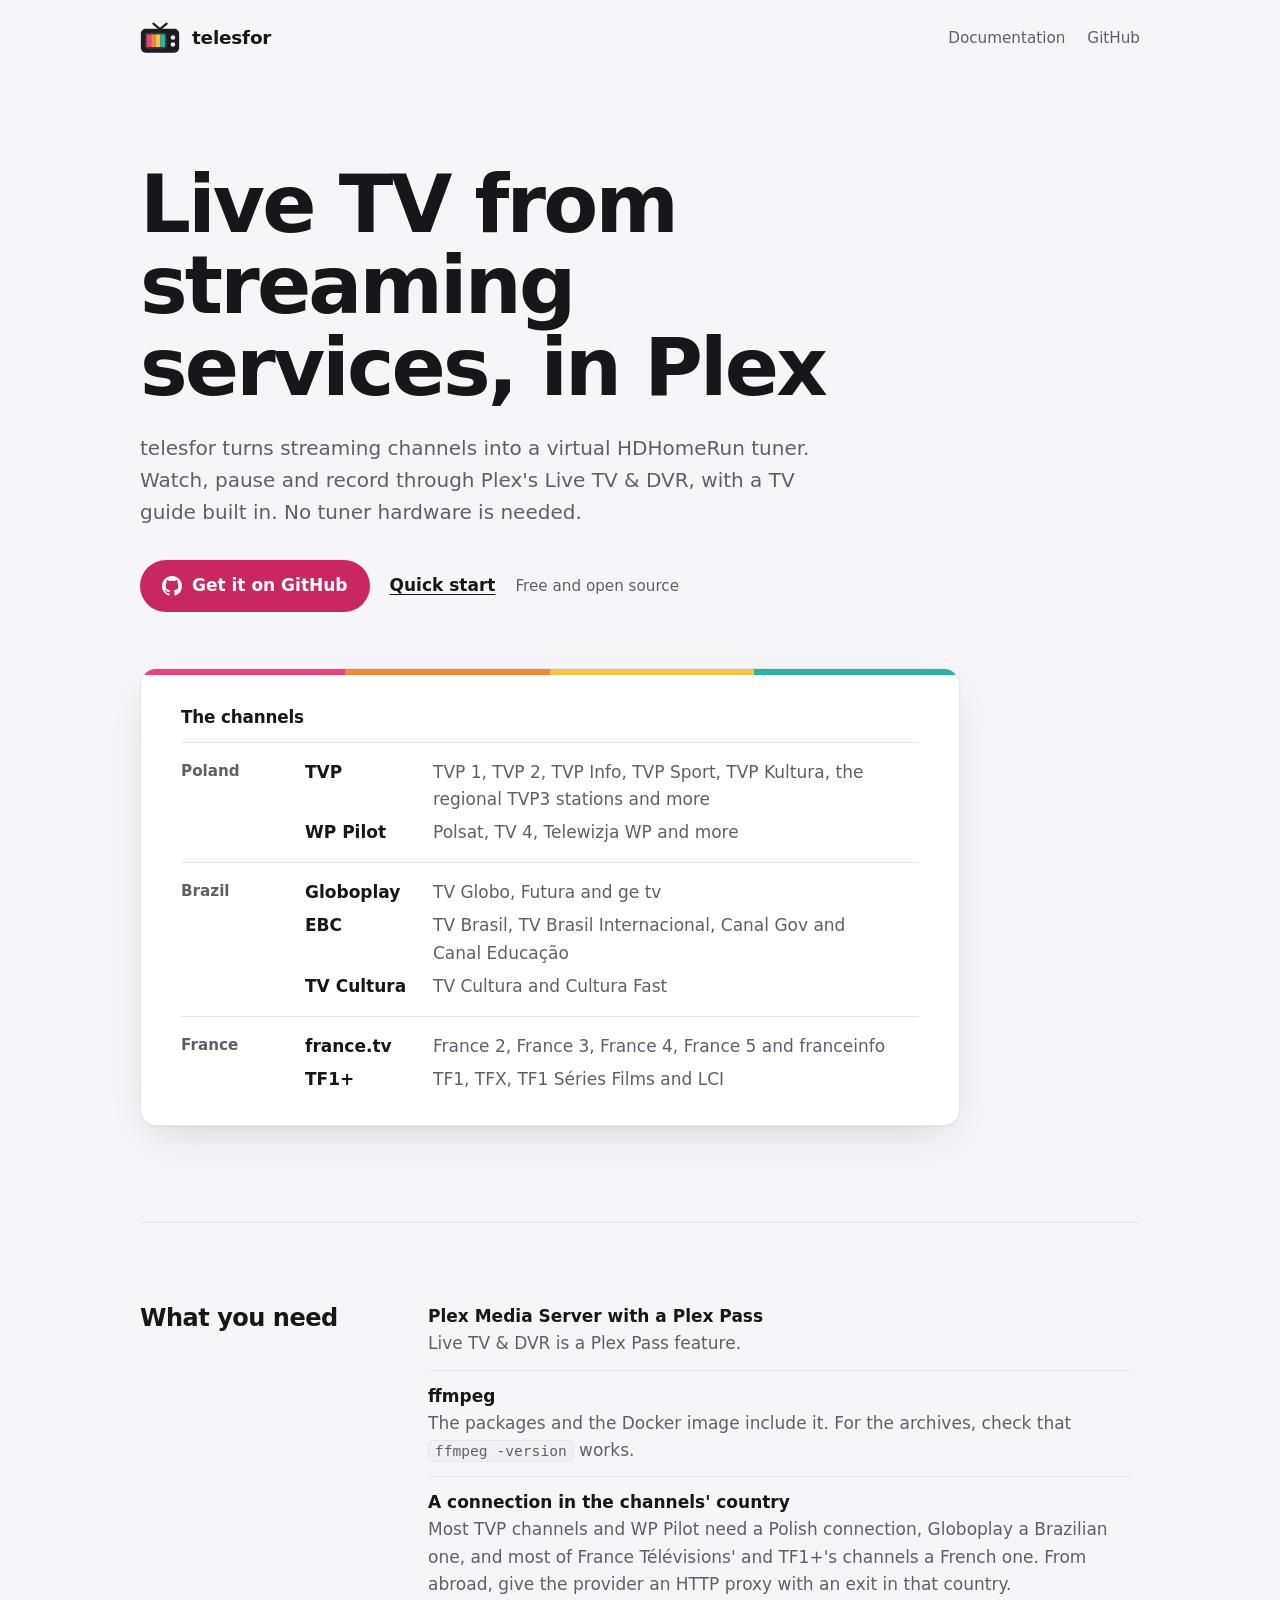
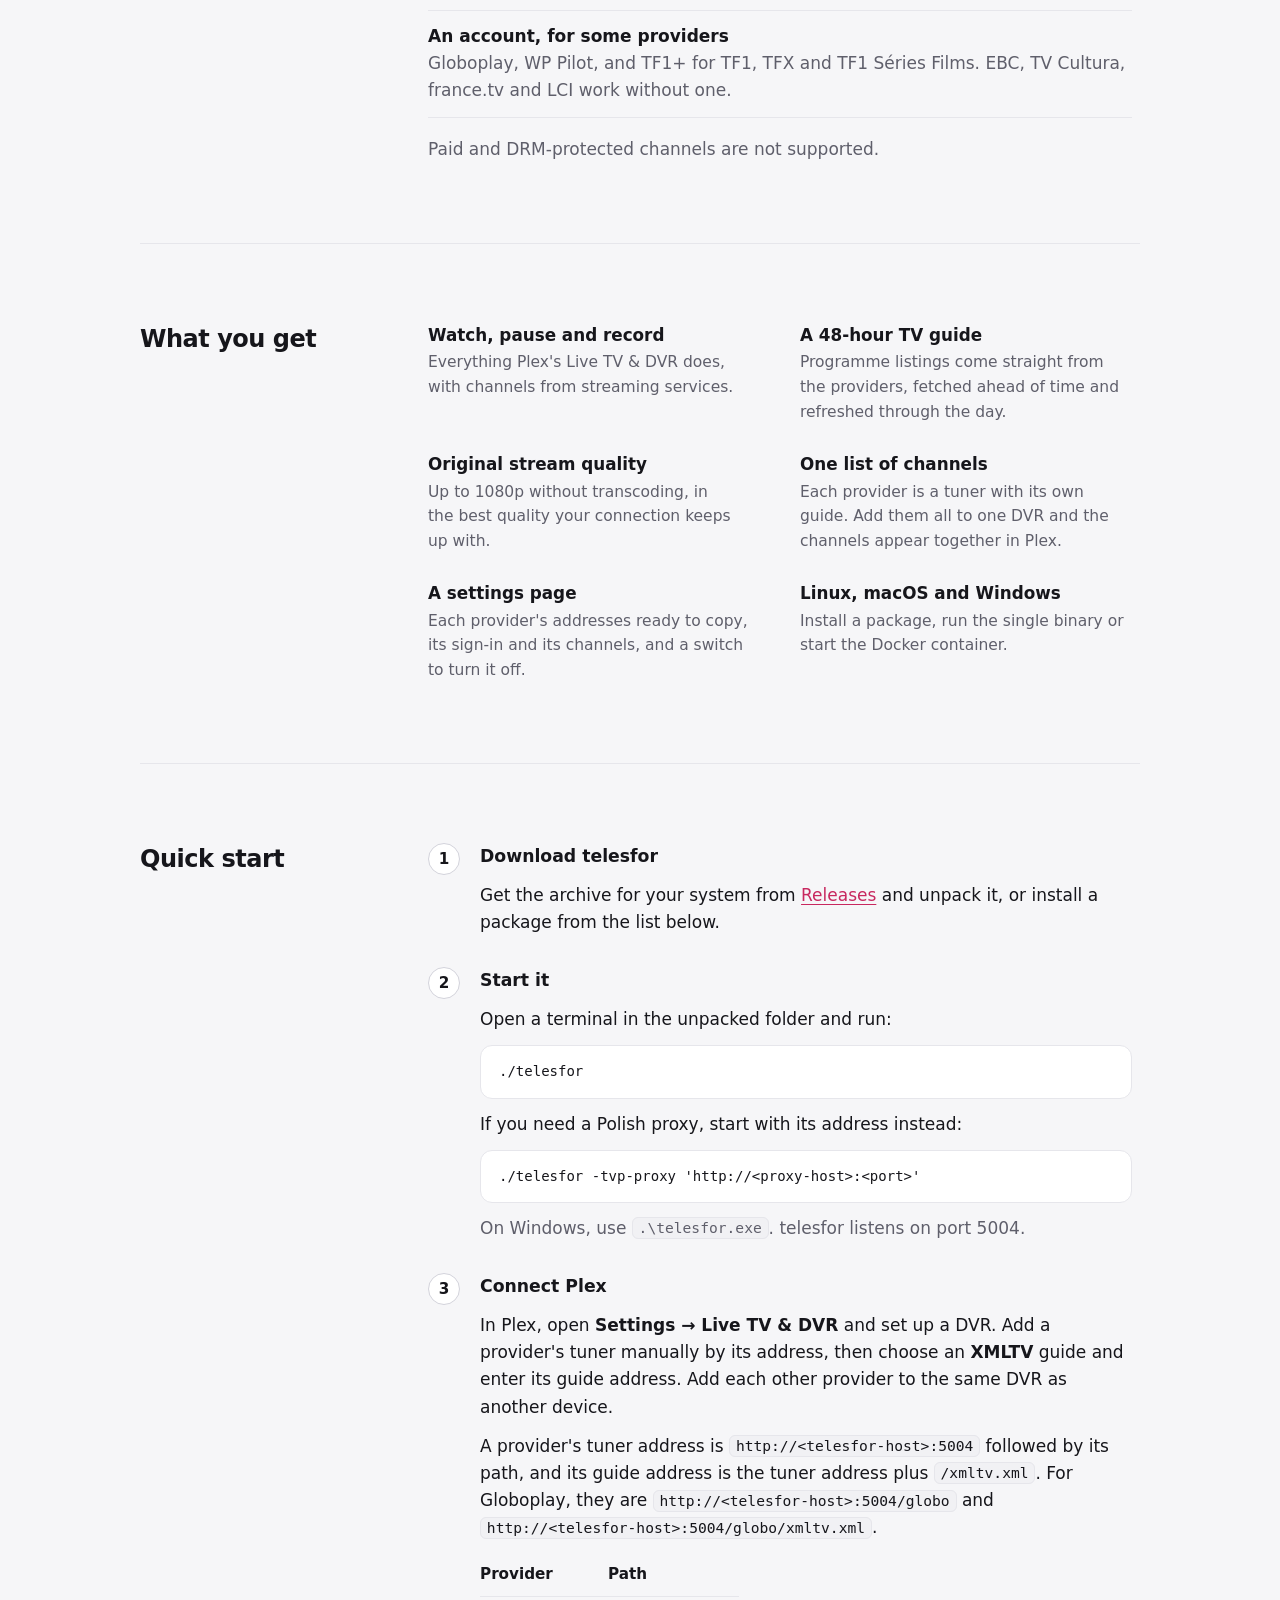
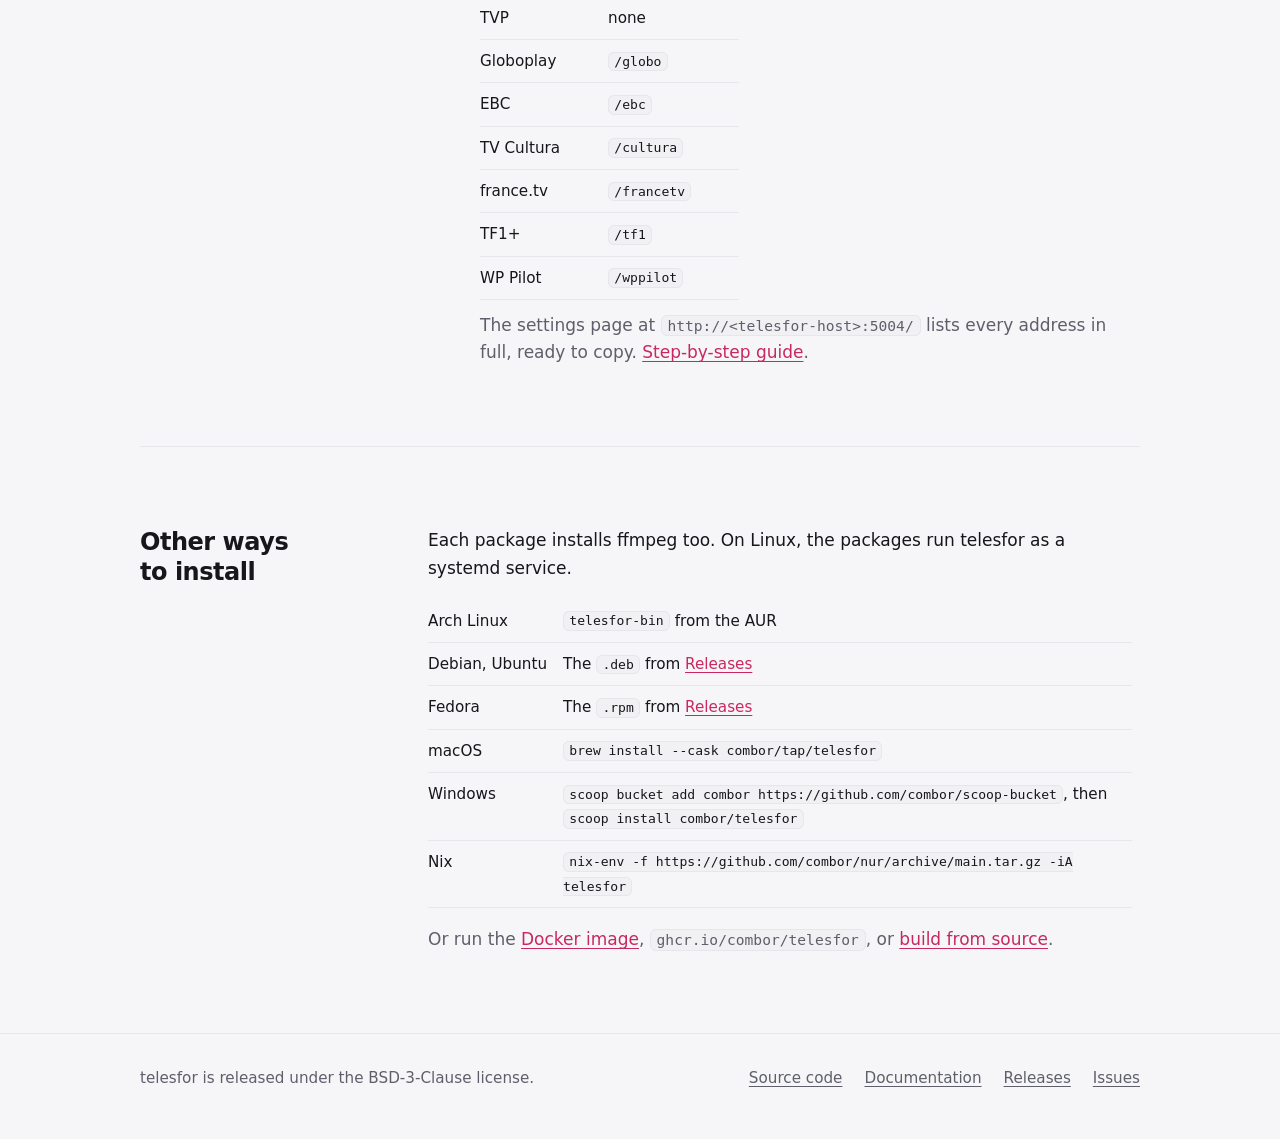
<file: docs/site/index.html>
<!doctype html>
<html lang="en">
<head>
<meta charset="utf-8">
<meta name="viewport" content="width=device-width, initial-scale=1">
<title>telesfor: live TV from streaming services in Plex</title>
<meta name="description" content="telesfor turns streaming channels from TVP, WP Pilot, Globoplay, EBC, TV Cultura, france.tv and TF1+ into a virtual HDHomeRun tuner for Plex Live TV &amp; DVR, with XMLTV guides. Free and open source.">
<link rel="canonical" href="https://combor.github.io/telesfor/">
<link rel="icon" href="images/icon.svg" type="image/svg+xml">
<meta name="color-scheme" content="light dark">
<meta property="og:type" content="website">
<meta property="og:site_name" content="telesfor">
<meta property="og:title" content="telesfor: live TV from streaming services in Plex">
<meta property="og:description" content="A virtual HDHomeRun tuner that brings TVP, Polsat, TV Globo, France 2, TF1 and more to Plex Live TV &amp; DVR, with a 48-hour TV guide.">
<meta property="og:url" content="https://combor.github.io/telesfor/">
<meta name="twitter:card" content="summary">
<script type="application/ld+json">
{
  "@context": "https://schema.org",
  "@type": "SoftwareApplication",
  "name": "telesfor",
  "description": "Live TV from streaming services in Plex, through a virtual HDHomeRun tuner with XMLTV guides.",
  "url": "https://combor.github.io/telesfor/",
  "sameAs": "https://github.com/combor/telesfor",
  "applicationCategory": "MultimediaApplication",
  "operatingSystem": "Linux, macOS, Windows",
  "license": "https://opensource.org/license/bsd-3-clause",
  "isAccessibleForFree": true
}
</script>
<style>
:root {
  color-scheme: light dark;

  /* The test card's bars, from the logo and the web interface. */
  --stripe-1: #e8457c;
  --stripe-2: #f5873a;
  --stripe-3: #f6c343;
  --stripe-4: #2bb3a3;

  --bg: #f6f6f8;
  --surface: #ffffff;
  --surface-2: #f1f1f4;
  --border: #e6e6eb;
  --border-strong: #d3d3db;
  --text: #16161b;
  --text-muted: #5f5f6b;
  --accent: #c8285f;
  --accent-hover: #ae1f50;
  --accent-text: #c8285f;
  --mark-body: #1d1d24;
  --mark-screen: #3a3a45;
  --mark-knob: #f4f4f6;
  --card-shadow: 0 1px 2px rgb(16 16 24 / 0.04), 0 16px 40px -16px rgb(16 16 24 / 0.18);

  --radius: 16px;
  --font: -apple-system, BlinkMacSystemFont, "Segoe UI Variable Text", "Segoe UI", "Adwaita Sans", Inter, system-ui, Roboto, "Noto Sans", "Helvetica Neue", Arial, sans-serif;
  --mono: ui-monospace, "SF Mono", "Cascadia Mono", "Adwaita Mono", "JetBrains Mono", "DejaVu Sans Mono", "Liberation Mono", Menlo, Consolas, monospace;
  --gutter: clamp(16px, 5vw, 40px);
}

@media (prefers-color-scheme: dark) {
  :root {
    --bg: #0e0f12;
    --surface: #16171b;
    --surface-2: #1f2026;
    --border: #26272e;
    --border-strong: #34353e;
    --text: #ececf1;
    --text-muted: #a0a0ad;
    --accent-text: #ff7eaa;
    --mark-body: #2d2e37;
    --mark-screen: #121317;
    --mark-knob: #e9e9ee;
    --card-shadow: 0 1px 0 rgb(255 255 255 / 0.04) inset, 0 24px 48px -12px rgb(0 0 0 / 0.7);
  }
}

*, *::before, *::after { box-sizing: border-box; }

html { -webkit-text-size-adjust: 100%; scroll-padding-top: 24px; }

body {
  margin: 0;
  background: var(--bg);
  color: var(--text);
  font: 17px/1.6 var(--font);
  -webkit-font-smoothing: antialiased;
  -moz-osx-font-smoothing: grayscale;
}

h1, h2, h3, p, ol, ul, dl, dd, pre { margin: 0; }
h1, h2, h3 { text-wrap: balance; }
p, li, dd { text-wrap: pretty; }

a { color: var(--accent-text); text-underline-offset: 0.18em; text-decoration-thickness: 1px; }
a:hover { text-decoration-thickness: 2px; }

:focus-visible { outline: 2px solid var(--accent-text); outline-offset: 3px; border-radius: 4px; }

code {
  font-family: var(--mono);
  font-size: 0.86em;
  padding: 0.1em 0.4em;
  border-radius: 6px;
  background: var(--surface-2);
  border: 1px solid var(--border);
}

pre {
  overflow-x: auto;
  padding: 14px 18px;
  border-radius: 12px;
  background: var(--surface);
  border: 1px solid var(--border);
  font: 14px/1.65 var(--mono);
}
pre code { padding: 0; border: 0; background: none; font-size: inherit; }

.wrap {
  max-width: 1080px;
  margin-inline: auto;
  padding-inline: var(--gutter);
}

/* The logo: a TV set showing the test card. */

.mark { width: 40px; height: auto; display: block; }
.mark-aerial { fill: none; stroke: var(--mark-body); stroke-width: 2.6; stroke-linecap: round; stroke-linejoin: round; }
.mark-body { fill: var(--mark-body); }
.mark-screen { fill: var(--mark-screen); }
.mark-knob { fill: var(--mark-knob); }

/* Header */

.site-header {
  display: flex;
  align-items: center;
  justify-content: space-between;
  gap: 16px;
  padding-block: 22px;
}

.brand {
  display: flex;
  align-items: center;
  gap: 12px;
  color: var(--text);
  text-decoration: none;
  font-weight: 700;
  font-size: 1.15rem;
  letter-spacing: -0.01em;
}

.site-nav { display: flex; gap: 22px; font-size: 0.95rem; }
.site-nav a { color: var(--text-muted); text-decoration: none; }
.site-nav a:hover { color: var(--text); }

/* Hero */

.hero { padding-block: clamp(40px, 8vw, 88px) clamp(36px, 6vw, 56px); }

.hero h1 {
  max-width: 17ch;
  font-size: clamp(2.6rem, 7.2vw, 5rem);
  line-height: 1.02;
  letter-spacing: -0.035em;
  font-weight: 800;
}

.lede {
  max-width: 34em;
  margin-top: 24px;
  font-size: clamp(1.08rem, 1.6vw, 1.25rem);
  color: var(--text-muted);
}

.actions {
  display: flex;
  flex-wrap: wrap;
  align-items: center;
  gap: 12px 20px;
  margin-top: 32px;
}

.button {
  display: inline-flex;
  align-items: center;
  gap: 10px;
  padding: 12px 22px;
  border-radius: 999px;
  background: var(--accent);
  color: #fff;
  font-weight: 650;
  text-decoration: none;
}
.button:hover { background: var(--accent-hover); }
.button svg { width: 20px; height: 20px; fill: currentColor; }

.actions .quiet { color: var(--text); font-weight: 600; }

.free { color: var(--text-muted); font-size: 0.95rem; }

/* The channel lineup, topped with the test card's bars. */

.lineup {
  position: relative;
  overflow: hidden;
  max-width: 820px;
  padding: calc(clamp(20px, 3.5vw, 32px) + 6px) clamp(20px, 4vw, 40px) clamp(20px, 3.5vw, 32px);
  border-radius: var(--radius);
  background: var(--surface);
  border: 1px solid var(--border);
  box-shadow: var(--card-shadow);
}
.lineup::before {
  content: "";
  position: absolute;
  inset-inline: 0;
  top: 0;
  height: 6px;
  background: linear-gradient(
    90deg,
    var(--stripe-1) 0 25%,
    var(--stripe-2) 25% 50%,
    var(--stripe-3) 50% 75%,
    var(--stripe-4) 75%
  );
}
.lineup > h2 {
  font-size: 1.05rem;
  letter-spacing: -0.01em;
  padding-bottom: 14px;
  border-bottom: 1px solid var(--border);
}
.country + .country { border-top: 1px solid var(--border); }
.country {
  display: grid;
  grid-template-columns: 6.5rem minmax(0, 1fr);
  gap: 4px 20px;
  padding-block: 16px;
}
.country:last-child { padding-bottom: 0; }
.country > h3 { font-size: 0.95rem; color: var(--text-muted); font-weight: 600; line-height: 1.7; }
.country dl {
  display: grid;
  grid-template-columns: 7rem minmax(0, 1fr);
  gap: 6px 16px;
}
.country dt { font-weight: 650; }
.country dd { color: var(--text-muted); }

@media (max-width: 640px) {
  .country, .country dl { grid-template-columns: minmax(0, 1fr); }
  .country dl { gap: 0; }
  .country dd + dt { margin-top: 10px; }
}

/* Sections */

main > section {
  display: grid;
  grid-template-columns: minmax(0, 15rem) minmax(0, 1fr);
  gap: 16px 48px;
  padding-block: clamp(48px, 7vw, 80px);
  border-top: 1px solid var(--border);
}
main > section:first-of-type { margin-top: clamp(56px, 8vw, 96px); }

section > h2 {
  font-size: 1.5rem;
  line-height: 1.25;
  letter-spacing: -0.02em;
  font-weight: 750;
}

.body { min-width: 0; max-width: 44rem; }
.body > * + * { margin-top: 18px; }
.muted { color: var(--text-muted); }

@media (max-width: 760px) {
  main > section { grid-template-columns: minmax(0, 1fr); }
}

/* Lists of things you need, and of features */

.needs { list-style: none; padding: 0; }
.needs li { padding-block: 12px; border-bottom: 1px solid var(--border); }
.needs li:first-child { padding-top: 0; }
.needs strong { display: block; }
.needs span { color: var(--text-muted); }

.features {
  list-style: none;
  padding: 0;
  display: grid;
  grid-template-columns: repeat(auto-fit, minmax(15rem, 1fr));
  gap: 28px 40px;
}
.features h3 { font-size: 1.05rem; line-height: 1.35; margin-bottom: 4px; }
.features p { color: var(--text-muted); font-size: 0.97rem; }

/* Quick start */

.steps { list-style: none; padding: 0; counter-reset: step; }
.steps > li {
  position: relative;
  padding-left: 52px;
  counter-increment: step;
}
.steps > li + li { margin-top: 32px; }
.steps > li::before {
  content: counter(step);
  position: absolute;
  left: 0;
  top: -1px;
  width: 32px;
  height: 32px;
  display: grid;
  place-items: center;
  border-radius: 50%;
  background: var(--surface);
  border: 1px solid var(--border-strong);
  font-weight: 700;
  font-size: 0.95rem;
}
.steps h3 { font-size: 1.08rem; line-height: 1.5; margin-bottom: 8px; }
.steps > li > * + * { margin-top: 12px; }

.table-scroll { overflow-x: auto; }
table { border-collapse: collapse; width: 100%; font-size: 0.95rem; }
th, td { text-align: left; padding: 9px 16px 9px 0; border-bottom: 1px solid var(--border); vertical-align: baseline; }
th { font-weight: 650; }
td:first-child { white-space: nowrap; }
.needs code, .addresses code { white-space: nowrap; }
.addresses { width: auto; }
.addresses td, .addresses th { padding-right: 48px; }

/* Footer */

.site-footer {
  border-top: 1px solid var(--border);
  padding-block: 32px 48px;
  color: var(--text-muted);
  font-size: 0.95rem;
}
.site-footer .wrap {
  display: flex;
  flex-wrap: wrap;
  justify-content: space-between;
  gap: 16px 32px;
}
.site-footer nav { display: flex; flex-wrap: wrap; gap: 8px 22px; }
.site-footer a { color: var(--text-muted); }
.site-footer a:hover { color: var(--text); }
</style>
</head>
<body>

<header class="wrap site-header">
  <a class="brand" href="./">
    <svg class="mark" viewBox="0 0 48 38" aria-hidden="true" focusable="false">
      <path class="mark-aerial" d="M16 2 24 8.5 32 2"/>
      <rect class="mark-body" x="1" y="8" width="46" height="29" rx="6"/>
      <rect class="mark-screen" x="6" y="13" width="26" height="19" rx="3.5"/>
      <rect x="8" y="15" width="5.5" height="15" fill="#e8457c"/>
      <rect x="13.5" y="15" width="5.5" height="15" fill="#f5873a"/>
      <rect x="19" y="15" width="5.5" height="15" fill="#f6c343"/>
      <rect x="24.5" y="15" width="5.5" height="15" fill="#2bb3a3"/>
      <circle class="mark-knob" cx="39.5" cy="18.5" r="2.7"/>
      <circle class="mark-knob" cx="39.5" cy="27" r="2.7"/>
    </svg>
    telesfor
  </a>
  <nav class="site-nav" aria-label="Site">
    <a href="https://github.com/combor/telesfor/blob/main/docs/usage.md">Documentation</a>
    <a href="https://github.com/combor/telesfor">GitHub</a>
  </nav>
</header>

<div class="wrap hero">
  <h1>Live TV from streaming services, in Plex</h1>
  <p class="lede">
    telesfor turns streaming channels into a virtual HDHomeRun tuner. Watch,
    pause and record through Plex's Live TV &amp; DVR, with a TV guide built
    in. No tuner hardware is needed.
  </p>
  <div class="actions">
    <a class="button" href="https://github.com/combor/telesfor">
      <svg viewBox="0 0 16 16" aria-hidden="true"><path d="M8 0C3.58 0 0 3.58 0 8c0 3.54 2.29 6.53 5.47 7.59.4.07.55-.17.55-.38 0-.19-.01-.82-.01-1.49-2.01.37-2.53-.49-2.69-.94-.09-.23-.48-.94-.82-1.13-.28-.15-.68-.52-.01-.53.63-.01 1.08.58 1.23.82.72 1.21 1.87.87 2.33.66.07-.52.28-.87.51-1.07-1.78-.2-3.64-.89-3.64-3.95 0-.87.31-1.59.82-2.15-.08-.2-.36-1.02.08-2.12 0 0 .67-.21 2.2.82.64-.18 1.32-.27 2-.27.68 0 1.36.09 2 .27 1.53-1.04 2.2-.82 2.2-.82.44 1.1.16 1.92.08 2.12.51.56.82 1.27.82 2.15 0 3.07-1.87 3.75-3.65 3.95.29.25.54.73.54 1.48 0 1.07-.01 1.93-.01 2.2 0 .21.15.46.55.38A8.013 8.013 0 0016 8c0-4.42-3.58-8-8-8z"/></svg>
      Get it on GitHub
    </a>
    <a class="quiet" href="#quick-start">Quick start</a>
    <span class="free">Free and open source</span>
  </div>
</div>

<div class="wrap">
  <section class="lineup" aria-labelledby="channels">
    <h2 id="channels">The channels</h2>
    <div class="country">
      <h3>Poland</h3>
      <dl>
        <dt>TVP</dt>
        <dd>TVP 1, TVP 2, TVP Info, TVP Sport, TVP Kultura, the regional TVP3 stations and more</dd>
        <dt>WP Pilot</dt>
        <dd>Polsat, TV 4, Telewizja WP and more</dd>
      </dl>
    </div>
    <div class="country">
      <h3>Brazil</h3>
      <dl>
        <dt>Globoplay</dt>
        <dd>TV Globo, Futura and ge tv</dd>
        <dt>EBC</dt>
        <dd>TV Brasil, TV Brasil Internacional, Canal Gov and Canal Educação</dd>
        <dt>TV Cultura</dt>
        <dd>TV Cultura and Cultura Fast</dd>
      </dl>
    </div>
    <div class="country">
      <h3>France</h3>
      <dl>
        <dt>france.tv</dt>
        <dd>France 2, France 3, France 4, France 5 and franceinfo</dd>
        <dt>TF1+</dt>
        <dd>TF1, TFX, TF1 Séries Films and LCI</dd>
      </dl>
    </div>
  </section>
</div>

<main class="wrap">

  <section aria-labelledby="needs">
    <h2 id="needs">What you need</h2>
    <div class="body">
      <ul class="needs">
        <li><strong>Plex Media Server with a Plex Pass</strong> <span>Live TV &amp; DVR is a Plex Pass feature.</span></li>
        <li><strong>ffmpeg</strong> <span>The packages and the Docker image include it. For the archives, check that <code>ffmpeg -version</code> works.</span></li>
        <li><strong>A connection in the channels' country</strong> <span>Most TVP channels and WP Pilot need a Polish connection, Globoplay a Brazilian one, and most of France Télévisions' and TF1+'s channels a French one. From abroad, give the provider an HTTP proxy with an exit in that country.</span></li>
        <li><strong>An account, for some providers</strong> <span>Globoplay, WP Pilot, and TF1+ for TF1, TFX and TF1 Séries Films. EBC, TV Cultura, france.tv and LCI work without one.</span></li>
      </ul>
      <p class="muted">Paid and DRM-protected channels are not supported.</p>
    </div>
  </section>

  <section aria-labelledby="features">
    <h2 id="features">What you get</h2>
    <div class="body">
      <ul class="features">
        <li>
          <h3>Watch, pause and record</h3>
          <p>Everything Plex's Live TV &amp; DVR does, with channels from streaming services.</p>
        </li>
        <li>
          <h3>A 48-hour TV guide</h3>
          <p>Programme listings come straight from the providers, fetched ahead of time and refreshed through the day.</p>
        </li>
        <li>
          <h3>Original stream quality</h3>
          <p>Up to 1080p without transcoding, in the best quality your connection keeps up with.</p>
        </li>
        <li>
          <h3>One list of channels</h3>
          <p>Each provider is a tuner with its own guide. Add them all to one DVR and the channels appear together in Plex.</p>
        </li>
        <li>
          <h3>A settings page</h3>
          <p>Each provider's addresses ready to copy, its sign-in and its channels, and a switch to turn it off.</p>
        </li>
        <li>
          <h3>Linux, macOS and Windows</h3>
          <p>Install a package, run the single binary or start the Docker container.</p>
        </li>
      </ul>
    </div>
  </section>

  <section aria-labelledby="quick-start">
    <h2 id="quick-start">Quick start</h2>
    <div class="body">
      <ol class="steps">
        <li>
          <h3>Download telesfor</h3>
          <p>
            Get the archive for your system from
            <a href="https://github.com/combor/telesfor/releases/latest">Releases</a>
            and unpack it, or install a package from the list below.
          </p>
        </li>
        <li>
          <h3>Start it</h3>
          <p>Open a terminal in the unpacked folder and run:</p>
<pre><code>./telesfor</code></pre>
          <p>If you need a Polish proxy, start with its address instead:</p>
<pre><code>./telesfor -tvp-proxy 'http://&lt;proxy-host&gt;:&lt;port&gt;'</code></pre>
          <p class="muted">On Windows, use <code>.\telesfor.exe</code>. telesfor listens on port 5004.</p>
        </li>
        <li>
          <h3>Connect Plex</h3>
          <p>
            In Plex, open <strong>Settings → Live TV &amp; DVR</strong> and set
            up a DVR. Add a provider's tuner manually by its address, then
            choose an <strong>XMLTV</strong> guide and enter its guide address.
            Add each other provider to the same DVR as another device.
          </p>
          <p>
            A provider's tuner address is <code>http://&lt;telesfor-host&gt;:5004</code>
            followed by its path, and its guide address is the tuner address plus
            <code>/xmltv.xml</code>. For Globoplay, they are
            <code>http://&lt;telesfor-host&gt;:5004/globo</code> and
            <code>http://&lt;telesfor-host&gt;:5004/globo/xmltv.xml</code>.
          </p>
          <div class="table-scroll">
            <table class="addresses">
              <thead><tr><th>Provider</th><th>Path</th></tr></thead>
              <tbody>
                <tr><td>TVP</td><td>none</td></tr>
                <tr><td>Globoplay</td><td><code>/globo</code></td></tr>
                <tr><td>EBC</td><td><code>/ebc</code></td></tr>
                <tr><td>TV Cultura</td><td><code>/cultura</code></td></tr>
                <tr><td>france.tv</td><td><code>/francetv</code></td></tr>
                <tr><td>TF1+</td><td><code>/tf1</code></td></tr>
                <tr><td>WP Pilot</td><td><code>/wppilot</code></td></tr>
              </tbody>
            </table>
          </div>
          <p class="muted">
            The settings page at <code>http://&lt;telesfor-host&gt;:5004/</code>
            lists every address in full, ready to copy.
            <a href="https://github.com/combor/telesfor#connect-plex">Step-by-step guide</a>.
          </p>
        </li>
      </ol>
    </div>
  </section>

  <section aria-labelledby="install">
    <h2 id="install">Other ways to install</h2>
    <div class="body">
      <p>Each package installs ffmpeg too. On Linux, the packages run telesfor as a systemd service.</p>
      <div class="table-scroll">
        <table>
          <tbody>
            <tr><td>Arch Linux</td><td><code>telesfor-bin</code> from the AUR</td></tr>
            <tr><td>Debian, Ubuntu</td><td>The <code>.deb</code> from <a href="https://github.com/combor/telesfor/releases/latest">Releases</a></td></tr>
            <tr><td>Fedora</td><td>The <code>.rpm</code> from <a href="https://github.com/combor/telesfor/releases/latest">Releases</a></td></tr>
            <tr><td>macOS</td><td><code>brew install --cask combor/tap/telesfor</code></td></tr>
            <tr><td>Windows</td><td><code>scoop bucket add combor https://github.com/combor/scoop-bucket</code>, then <code>scoop install combor/telesfor</code></td></tr>
            <tr><td>Nix</td><td><code>nix-env -f https://github.com/combor/nur/archive/main.tar.gz -iA telesfor</code></td></tr>
          </tbody>
        </table>
      </div>
      <p class="muted">
        Or run the <a href="https://github.com/combor/telesfor/blob/main/docs/usage.md#docker">Docker image</a>,
        <code>ghcr.io/combor/telesfor</code>, or
        <a href="https://github.com/combor/telesfor/blob/main/docs/usage.md#build-from-source">build from source</a>.
      </p>
    </div>
  </section>

</main>

<footer class="site-footer">
  <div class="wrap">
    <p>telesfor is released under the BSD-3-Clause license.</p>
    <nav aria-label="Project">
      <a href="https://github.com/combor/telesfor">Source code</a>
      <a href="https://github.com/combor/telesfor/blob/main/docs/usage.md">Documentation</a>
      <a href="https://github.com/combor/telesfor/releases">Releases</a>
      <a href="https://github.com/combor/telesfor/issues">Issues</a>
    </nav>
  </div>
</footer>

</body>
</html>
</file>
